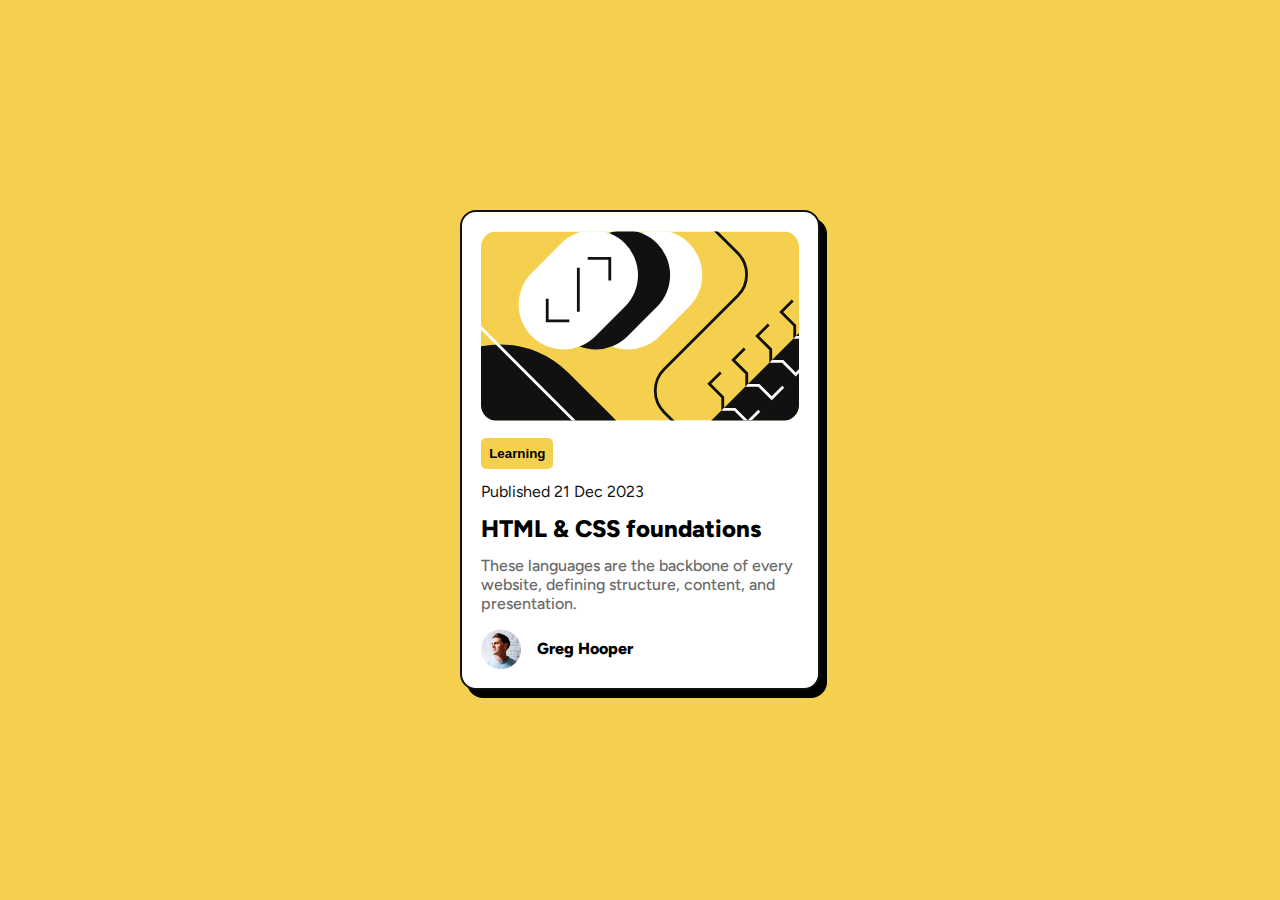
<file: blog-preview-card-main/index.html>
<!DOCTYPE html>
<html lang="en">
<head>
  <meta charset="UTF-8">
  <meta name="viewport" content="width=device-width, initial-scale=1.0"> <!-- displays site properly based on user's device -->
  <link rel="icon" type="image/png" sizes="32x32" href="./assets/images/favicon-32x32.png">
  <title>Frontend Mentor | Blog preview card</title>
  <link rel="stylesheet" href="./styles.css">
  <link rel="preconnect" href="https://fonts.googleapis.com">
<link rel="preconnect" href="https://fonts.gstatic.com" crossorigin>
<link href="https://fonts.googleapis.com/css2?family=Figtree:ital,wght@0,300..900;1,300..900&display=swap" rel="stylesheet">
</head>
<body>
  <div class="card">
    <div class="card-img">
      <img src="./assets/images/illustration-article.svg" alt="Article illustration">
    </div>

    <div class="card-button">
      <button>Learning</button>
    </div>

    <div class="card-text">
      <span>Published 21 Dec 2023</span>
      <h2>HTML & CSS foundations</h2>
      <p>These languages are the backbone of every website, defining structure, content, and presentation.</p>
    </div>

    <div class="card-footer">
      <img src="./assets/images/image-avatar.webp" alt="Avatar">
      <p>Greg Hooper</p>
    </div>
  </div>


  
  
</body>
</html>
</file>
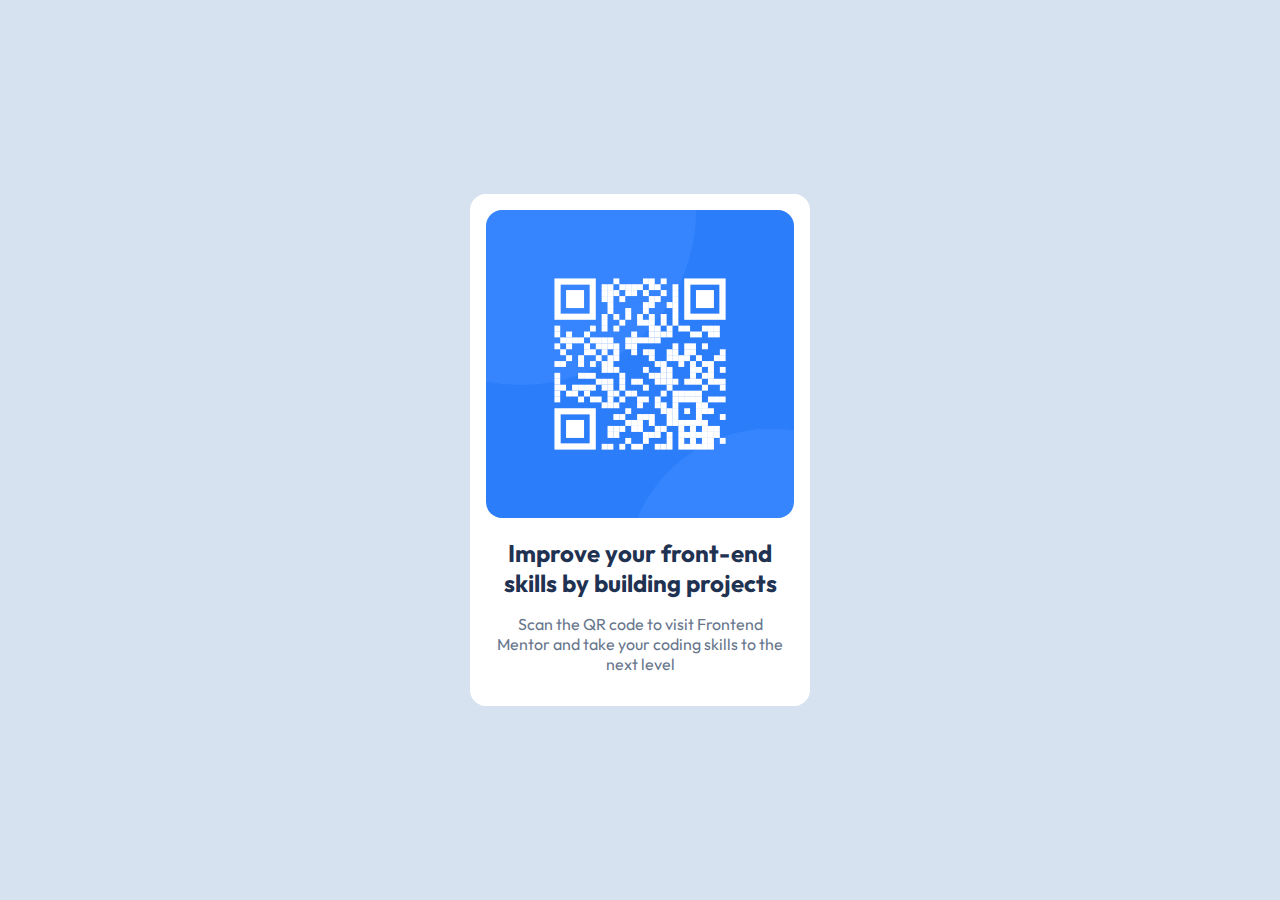
<file: qr-code-component-main/index.html>
<!DOCTYPE html>
<html lang="en">
<head>
  <meta charset="UTF-8">
  <meta name="viewport" content="width=device-width, initial-scale=1.0"> <!-- displays site properly based on user's device -->
  <link rel="icon" type="image/png" sizes="32x32" href="./images/favicon-32x32.png">
  <title>Frontend Mentor | QR code component</title>
  <link rel="stylesheet" href="./styles.css">
  <link rel="preconnect" href="https://fonts.googleapis.com">
<link rel="preconnect" href="https://fonts.gstatic.com" crossorigin>
<link href="https://fonts.googleapis.com/css2?family=Outfit:wght@100..900&display=swap" rel="stylesheet">
</head>
<body>

  <div class="card">
    <div class="card-img">
      <img src="./images/image-qr-code.png" alt="qrd code">
    </div>
    <div class="card-text">
      <h2>Improve your front-end skills by building projects</h2>
      <p>Scan the QR code to visit Frontend Mentor and take your coding skills to the next level</p>
    </div>
  </div>

</body>
</html>
</file>
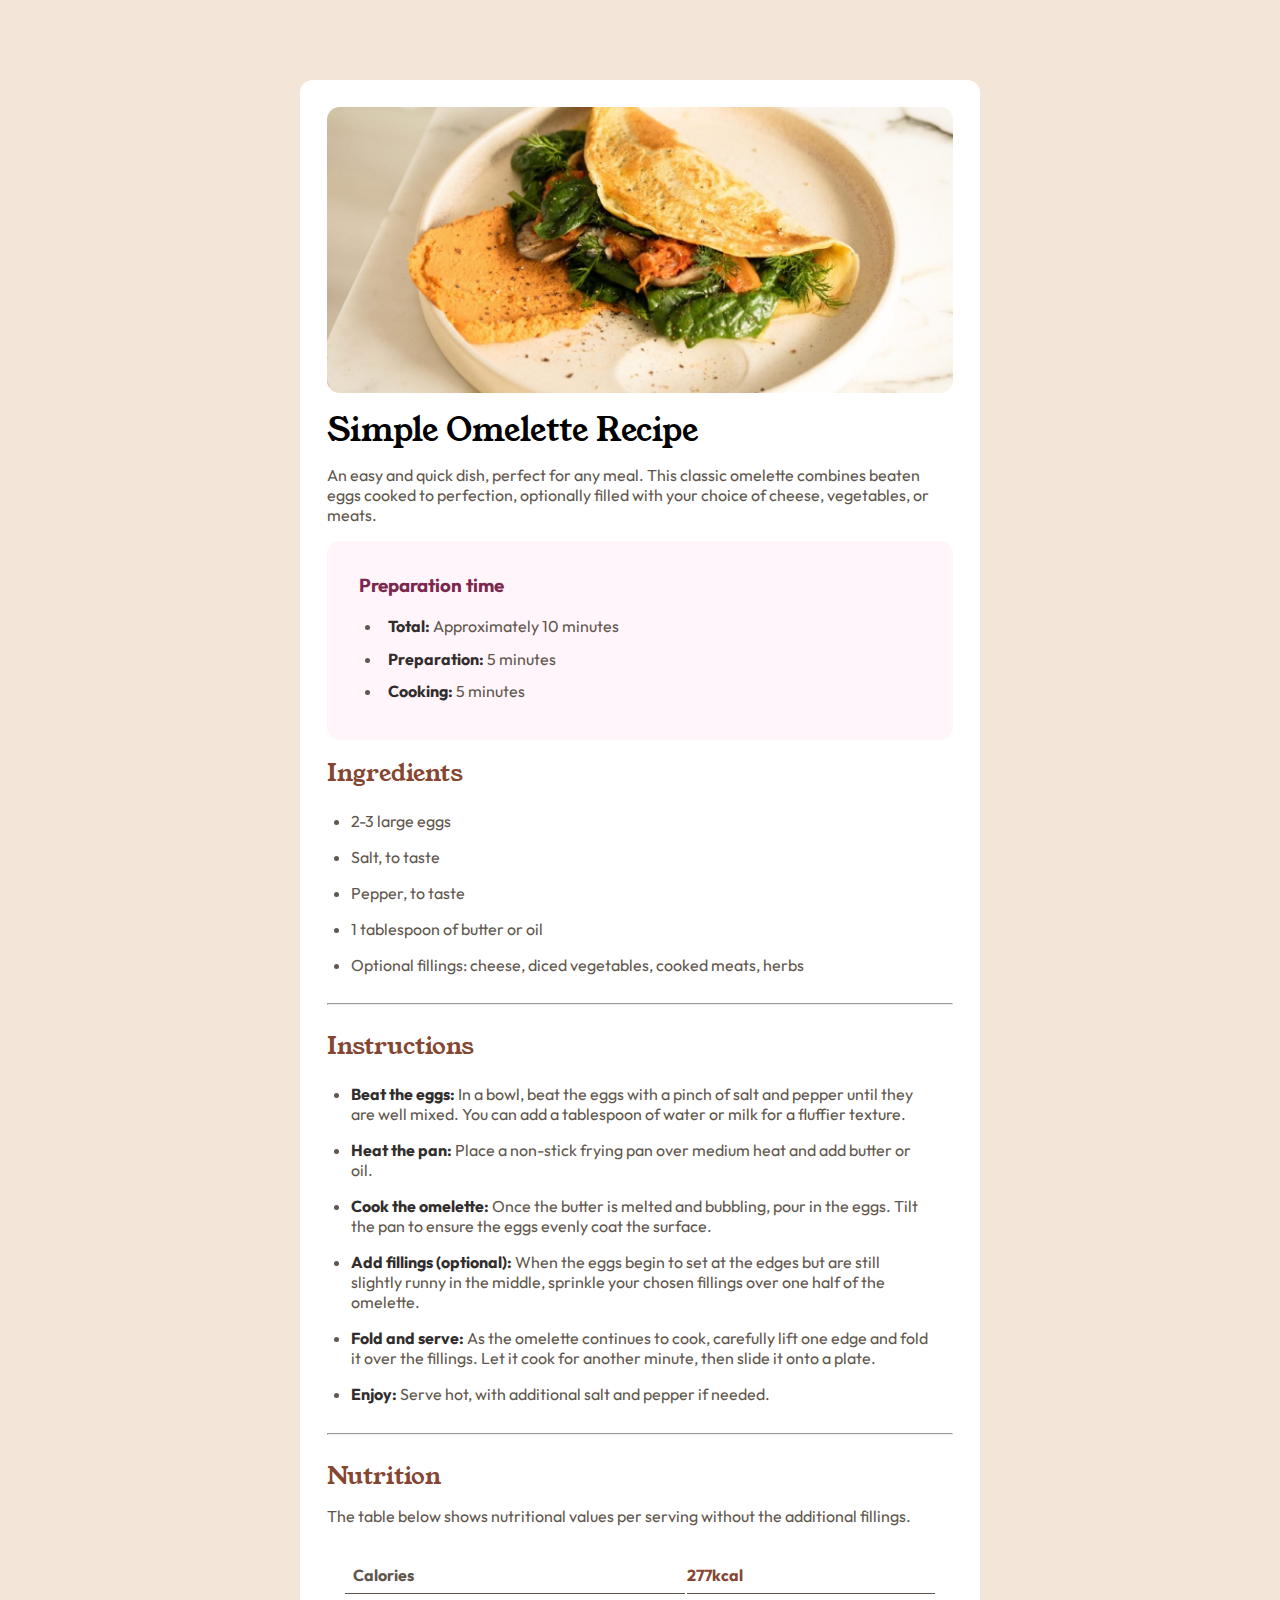
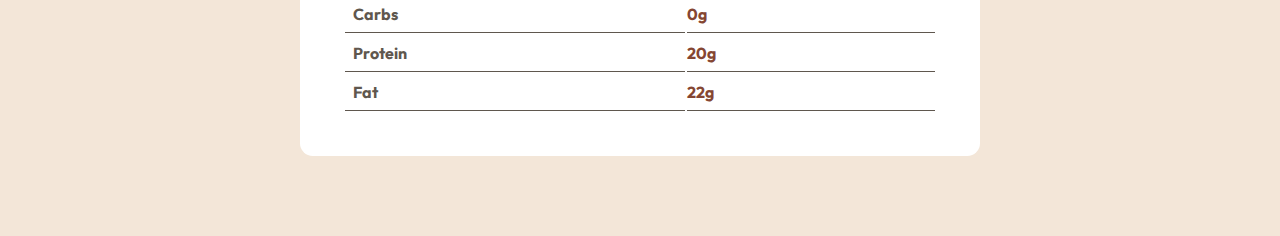
<file: recipe-page/index.html>
<!DOCTYPE html>
<html lang="en">
<head>
  <meta charset="UTF-8">
  <meta name="viewport" content="width=device-width, initial-scale=1.0"> <!-- displays site properly based on user's device -->

  <link rel="icon" type="image/png" sizes="32x32" href="./assets/images/favicon-32x32.png">
  
  <title>Frontend Mentor | Recipe page</title>
  <link rel="stylesheet" href="./styles.css">

  <!-- Feel free to remove these styles or customise in your own stylesheet 👍 -->
  <style>
    .attribution { font-size: 11px; text-align: center; }
    .attribution a { color: hsl(228, 45%, 44%); }
  </style>
</head>
<body>

  <main class="main">
    <div class="main-img">
      <img src="./assets/images/image-omelette.jpeg" alt="omelette">
    </div>

    <div class="main-text">
      <h1>Simple Omelette Recipe</h1>
      <p>An easy and quick dish, perfect for any meal. This classic omelette combines beaten eggs cooked to perfection, optionally filled with your choice of cheese, vegetables, or meats.</p>
    </div>

    <div class="main-preparation">
      <h3>Preparation time</h3>
      <ul>
        <li><span>Total:</span> Approximately 10 minutes</li>
        <li><span>Preparation:</span> 5 minutes</li>
        <li><span>Cooking:</span> 5 minutes</li>
      </ul>
    </div>

    <div class="main-ingredients">
      <h2>Ingredients</h2>
      <ul>
        <li>2-3 large eggs</li>
        <li>Salt, to taste</li>
        <li>Pepper, to taste</li>
        <li>1 tablespoon of butter or oil</li>
        <li>Optional fillings: cheese, diced vegetables, cooked meats, herbs</li>
      </ul>
    </div>

    <hr>

    <div class="main-intructions">
      <h2>Instructions</h2>
      <ul>
        <li><span>Beat the eggs:</span> In a bowl, beat the eggs with a pinch of salt and pepper until they are well mixed. You can add a tablespoon of water or milk for a fluffier texture.</li>
        <li><span>Heat the pan:</span> Place a non-stick frying pan over medium heat and add butter or oil.</li>
        <li><span>Cook the omelette:</span> Once the butter is melted and bubbling, pour in the eggs. Tilt the pan to ensure the eggs evenly coat the surface.</li>
        <li><span>Add fillings (optional):</span> When the eggs begin to set at the edges but are still slightly runny in the middle, sprinkle your chosen fillings over one half of the omelette.</li>
        <li><span>Fold and serve:</span> As the omelette continues to cook, carefully lift one edge and fold it over the fillings. Let it cook for another minute, then slide it onto a plate.</li>
        <li><span>Enjoy:</span> Serve hot, with additional salt and pepper if needed.</li>
      </ul>
    </div>

    <hr>

    <div class="main-table">
      <h2>Nutrition</h2>
      <p>The table below shows nutritional values per serving without the additional fillings.</p>
      <table>
        <tr>
          <th>Calories</th>
          <td>277kcal</td>
        </tr>
        <tr>
          <th>Carbs</th>
          <td>0g</td>
        </tr>
        <tr>
          <th>Protein</th>
          <td>20g</td>
        </tr>
        <tr>
          <th>Fat</th>
          <td>22g</td>
        </tr>
      </table>
    </div>

  </main>
</body>
</html>
</file>
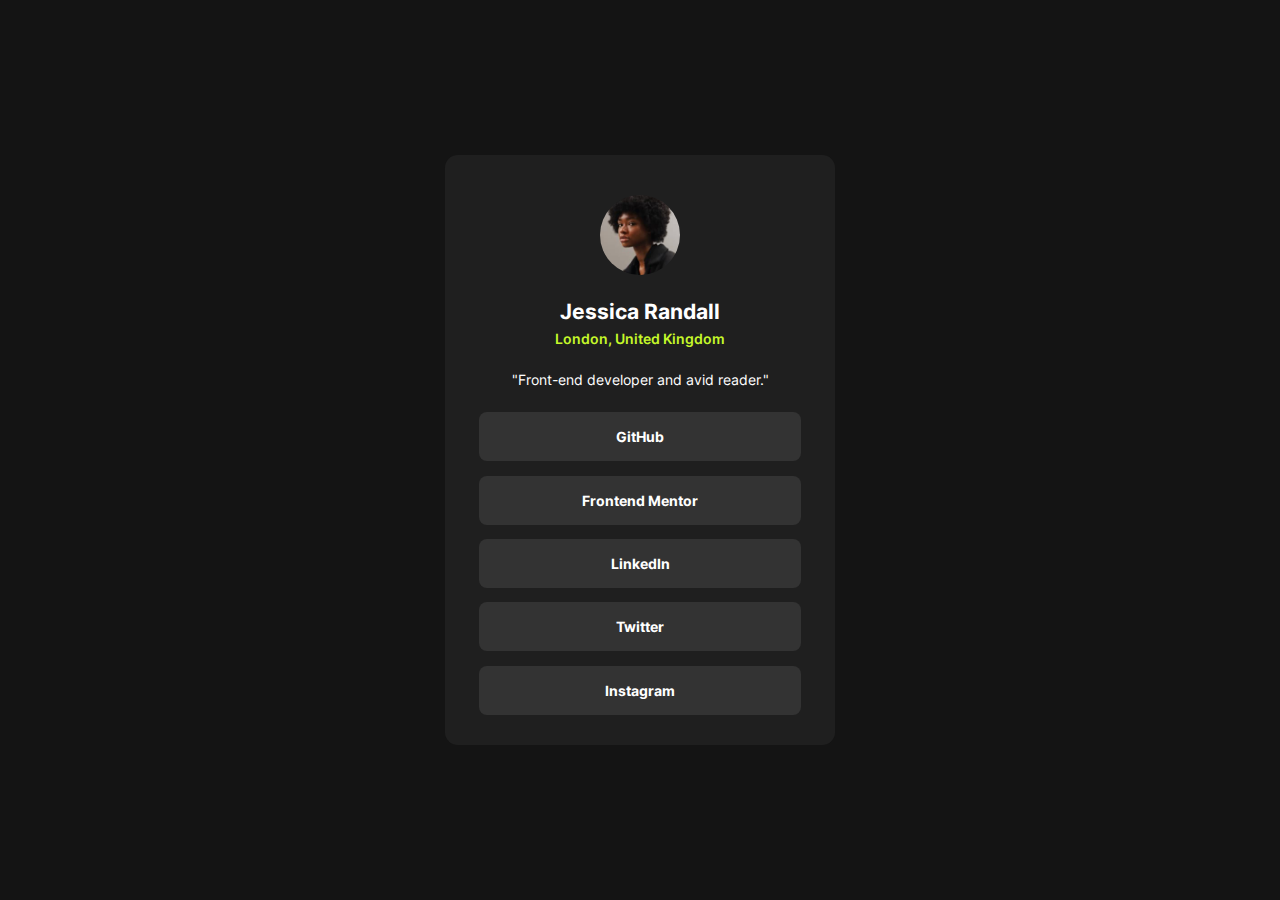
<file: social-links-profile/index.html>
<!DOCTYPE html>
<html lang="en">
<head>
  <meta charset="UTF-8">
  <meta name="viewport" content="width=device-width, initial-scale=1.0"> <!-- displays site properly based on user's device -->

  <link rel="icon" type="image/png" sizes="32x32" href="./assets/images/favicon-32x32.png">
  
  <title>Frontend Mentor | Social links profile</title>
  <link rel="stylesheet" href="./styles.css">
</head>
<body>

  <div class="card">

    <div class="img-card">
      <img src="./assets/images/avatar-jessica.jpeg" alt="Jessica profile">
    </div>

    <div class="description-card">
      <h2> Jessica Randall</h2>
      <p class="city">London, United Kingdom</p>
      <p class="look">"Front-end developer and avid reader."</p>
    </div>

    <ul class="list-card">
      <li><a href="#">GitHub</a></li>
      <li><a href="#">Frontend Mentor</a></li>
      <li><a href="#">LinkedIn</a></li>
      <li><a href="#">Twitter</a></li>
      <li><a href="#">Instagram</a></li>
    </ul>

  </div>
  
</body>
</html>
</file>
<file: blog-preview-card-main/styles.css>
* {
   margin: 0;
   padding: 0;
   box-sizing: border-box;
}

body {
   background-color: hsl(47, 88%, 63%);
   display: flex;
   align-items: center;
   justify-content: center;
   min-height: 100vh;
   font-family: "Figtree", sans-serif;
   padding: 1rem;
}

.card {
   background-color: hsl(0, 0%, 100%);
   padding: 1.2rem;
   width: 360px;
   border-radius: 1rem;
   border: 2px solid hsl(0, 0%, 7%);
   box-shadow: 7px 8px;
}

.card-img img {
   width: 100%;
   border-radius: 1rem;
}

.card-button {
   margin: .8rem 0;
}

.card-button button{
   padding: .5rem;
   background-color: hsl(47, 88%, 63%);
   font-weight: 800;
   border-radius: .3rem;
   border: none;
   cursor: pointer;
}

.card-text span {
   color: hsl(0, 0%, 7%);

}

.card-text h2 {
   margin: .8rem 0;
   font-weight: 800;
   transition: all ease .3s;
}

.card-text h2:hover {
   color: hsl(47, 88%, 63%);
   cursor: pointer;
}

.card-text p {
   color: hsl(0, 0%, 42%);
   font-weight: 500;
}

.card-footer {
   display: flex;
   align-items: center;
   gap: 1rem;
   margin-top: 1rem;
}

.card-footer img {
   width: 40px;
   height: 40px;
}

.card-footer p {
   font-weight: 800;
}
</file>
<file: qr-code-component-main/styles.css>
* {
   margin: 0;
   padding: 0;
   box-sizing: border-box;
}

body {
   background-color: hsl(212, 45%, 89%);
   min-height: 100vh;
   display: flex;
   align-items: center;
   justify-content: center;
   padding: 1rem;
   font-family: "Outfit", sans-serif;
}

.card {
   width: 340px;
   background-color: hsl(0, 0%, 100%);
   padding: 1rem;
   border-radius: 1rem;
}

.card-img img {
   width: 100%;
   border-radius: 1rem;
}

.card-text h2 {
   margin: 1rem 0;
   font-weight: 700;
   color: hsl(218, 44%, 22%);
}

.card-text p {
   font-weight: 400;
   color: hsl(216, 15%, 48%);
   padding: 0 .5rem 1rem;
}

.card-text h2, 
.card-text p {
   text-align: center;
}
</file>
<file: recipe-page/styles.css>
* {
   margin: 0;
   padding: 0;
   box-sizing: border-box;
}

@font-face {
   font-family: outfit;
   src: url(./assets/fonts/outfit/Outfit-VariableFont_wght.ttf);
}

@font-face {
   font-family: young-serif;
   src: url(./assets/fonts/young-serif/YoungSerif-Regular.ttf);
}

:root {
   --bg-color: hsl(30, 54%, 90%);
   --bg-main-color: hsl(0, 0%, 100%);
   --normal-padding: 1rem;
   --normal-border-radius: .8rem;

   --text-main-color: hsl(30, 10%, 34%);
   --h2-color: hsl(14, 45%, 36%);

   --primary-font: young-serif;
   --secondary-font: outfit;
}

body {
   padding: var(--normal-padding);
   background-color: var(--bg-color);
   padding: 5rem 0;
   font-family: var(--secondary-font);
}

main {
   margin: 0 auto;
   width: 680px;
   padding: 1.7rem;
   background-color: var(--bg-main-color);
   border-radius: var(--normal-border-radius);
}

.main-img img {
   width: 100%;
   border-radius: var(--normal-border-radius);
}

.main-text h1 {
   margin: .7rem 0;
   font-family: var(--primary-font);
   font-weight: 400;
}

.main-text p {
   color: var(--text-main-color);
   font-weight: 400;
}

.main-preparation {
   background-color: hsl(330, 100%, 98%);
   border-radius: var(--normal-border-radius);
   padding: 2rem;
   margin: 1rem 0;
}

h3 {
   color: hsl(332, 51%, 32%);
   margin-bottom: .8rem;
}

h2 {
   font-family: var(--primary-font);
   font-weight: 400;
   color: var(--h2-color);
   margin-bottom: .8rem;
}

hr {
   display: block;
   margin-bottom: 1.5rem;
   color: hsl(30, 18%, 87%);
}

.main-preparation ul li {
   padding: .4rem;
}

.main-preparation ul {
   padding-left: 1.4rem;
   color: hsl(30, 10%, 34%);
   font-weight: 400;
}

.main-preparation ul span {
   font-weight: 700;
   color: hsl(24, 5%, 18%);
}

.main-ingredients ul {
   padding: 0 1.5rem 1.3rem;
}

.main-ingredients li {
   padding: .5rem 0;
   color: hsl(30, 10%, 34%);
   font-weight: 400;
}

.main-intructions ul {
   padding: 0 1.5rem 1.3rem;
}

.main-intructions li {
   padding: .5rem 0;
   color: hsl(30, 10%, 34%);
   font-weight: 400;
}

.main-intructions li span {
   color: hsl(24, 5%, 18%);
   font-weight: 700;
}

.main-table p {
   margin-bottom: .5rem;
   color: hsl(30, 10%, 34%);
   font-weight: 400;
}

.main-table table {
   width: 100%;
   margin-top: .8rem;
   padding: 1rem;
}

.main-table th, td {
   border-bottom: .5px solid hsl(30, 10%, 34%);
}

.main-table table th {
   padding: .5rem;
   text-align: start;
   color: hsl(30, 10%, 34%);
}

.main-table table td {
   text-align: start;
   font-weight: 700;
   color: hsl(14, 45%, 36%);
}
</file>
<file: social-links-profile/styles.css>
@font-face {
   font-family: inter;
   src: url(./assets/fonts/Inter-VariableFont_slnt\,wght.ttf);
}

* {
   margin: 0;
   padding: 0;
   box-sizing: border-box;
}

body {
   font-size: 14px;
   background-color: hsl(0, 0%, 8%);
   display: flex;
   align-items: center;
   justify-content: center;
   min-height: 100vh;
   font-family: inter, sans-serif;
   padding: 1rem;
}

.card {
   background-color: hsl(0, 0%, 12%);
   padding: 1rem;
   border-radius: .8rem;
   color: hsl(0, 0%, 100%);
   width: 390px;
}

.img-card img {
   display: block;
   border-radius: 50%;
   margin: 1.5rem auto;
   width: 80px;
}

.description-card {
   text-align: center;
   margin: 1.5rem 0;
}

.description-card h2 {
   font-weight: 700;
}

.description-card .city {
   color: hsl(75, 94%, 57%);
   margin: .4rem 0 1.5rem;
   font-weight: 600;
}

.list-card {
   display: flex;
   flex-direction: column;
   align-items: center;
   justify-content: center;
}

.list-card li a {
   color: hsl(0, 0%, 100%);
   text-decoration: none;
   font-weight: 700;
}

.list-card li {
   list-style: none;
   width: 90%;
   background-color: hsl(0, 0%, 20%);
   border-radius: .5rem;
   padding: 1rem;
   text-align: center;
   display: block;
   margin-bottom: .9rem;
   cursor: pointer;
   transition: all ease .4s;
}

.list-card li:hover {
   background-color: hsl(75, 94%, 57%);
}
</file>
